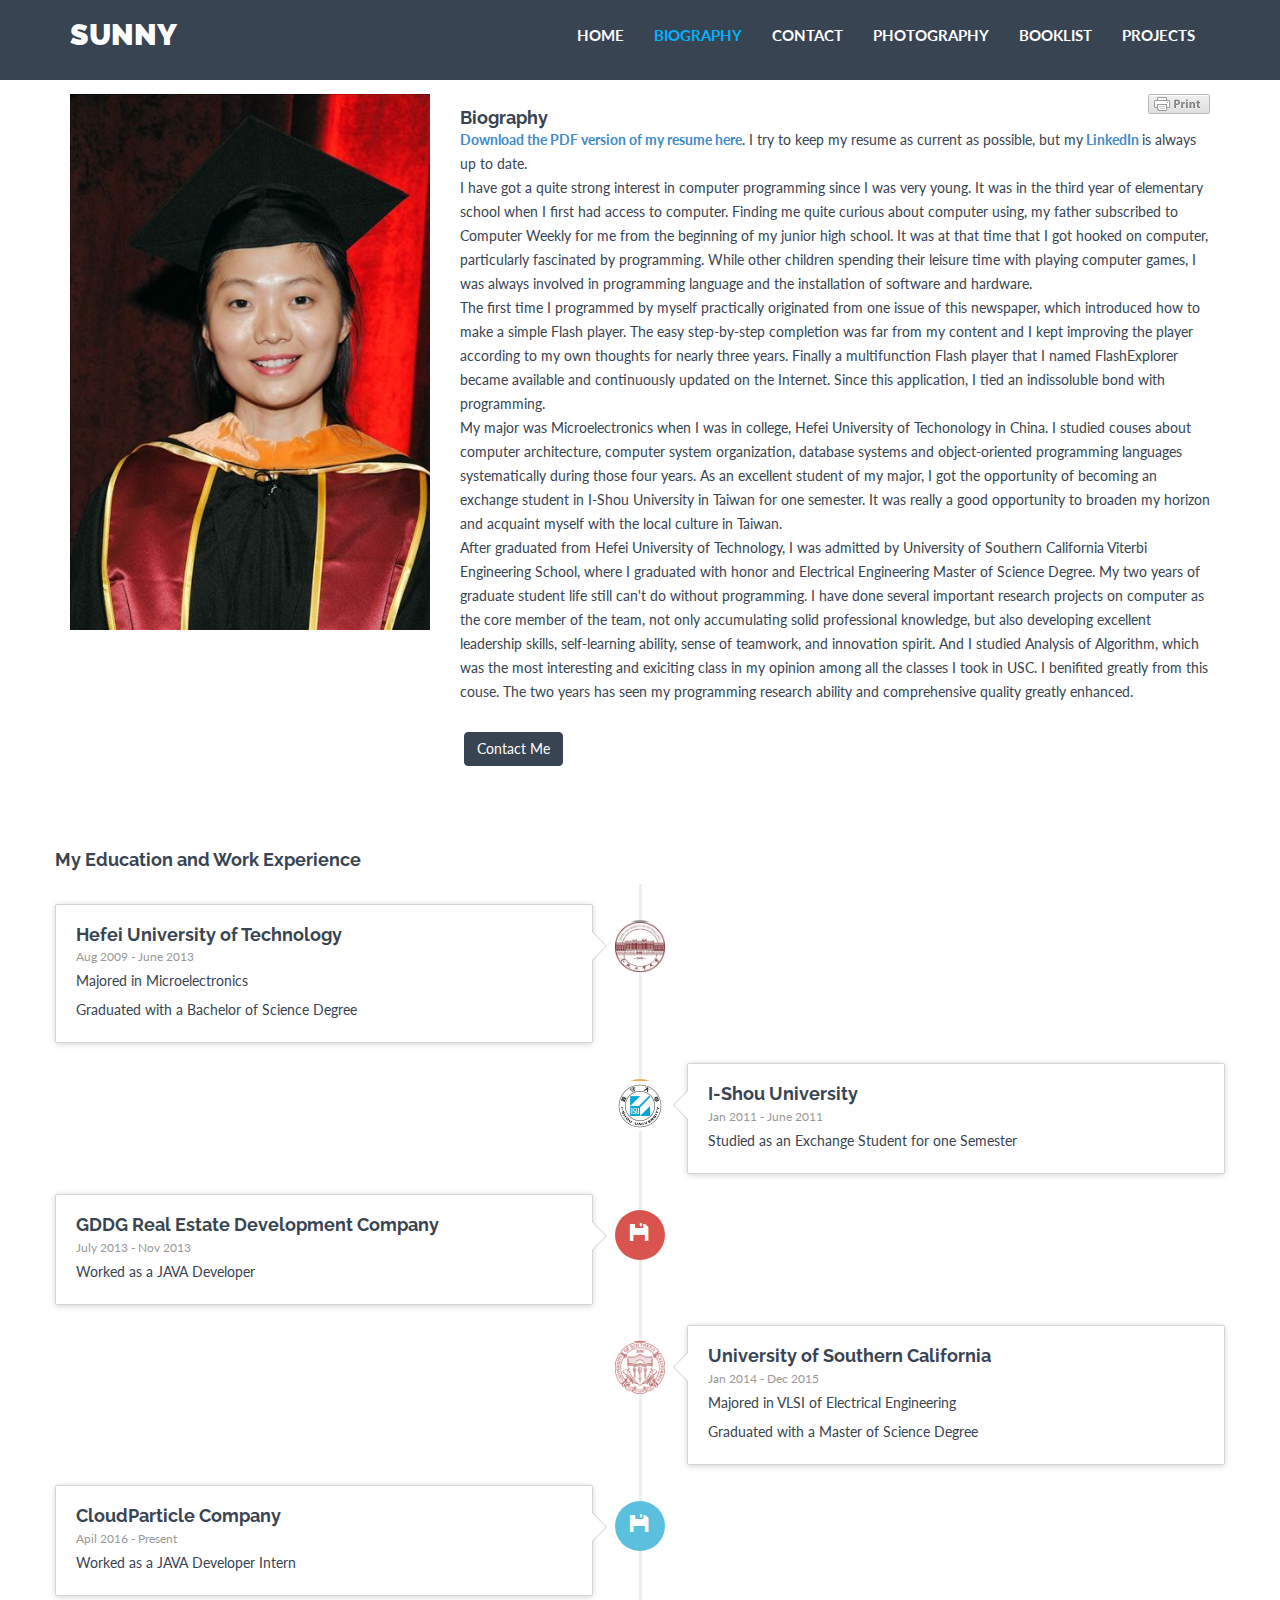
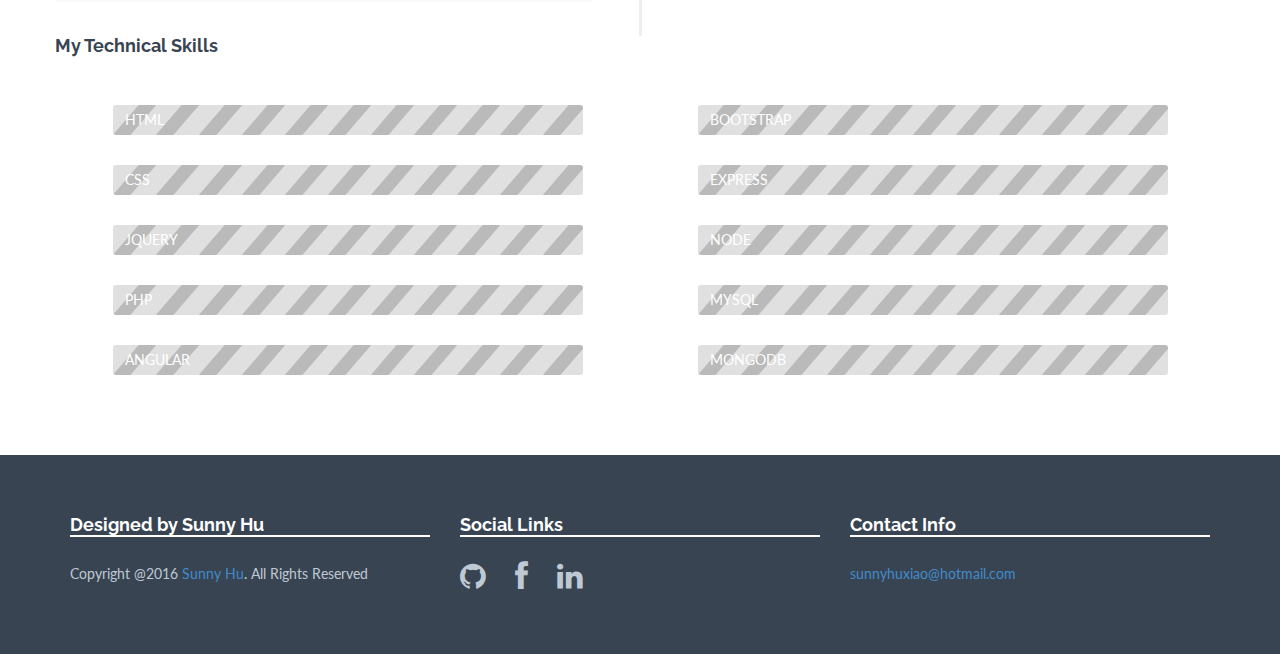
<file: about.html>
<!DOCTYPE html>
<html lang="en">
  <head>
    <meta charset="utf-8">
    <meta http-equiv="X-UA-Compatible" content="IE=edge">
    <meta name="viewport" content="width=device-width, initial-scale=1">
    <meta name="description" content="">
    <meta name="author" content="">
    <link rel="shortcut icon" href="assets/ico/favicon.ico">

    <title>SUNNY - ABOUT</title>

    <!-- Bootstrap core CSS -->
    <link href="assets/css/bootstrap.css" rel="stylesheet">

    <!-- Custom styles for this template -->
    <link href="assets/css/style.css" rel="stylesheet">
	<link href="css/style-2.css" rel="stylesheet">
    <link href="assets/css/font-awesome.min.css" rel="stylesheet">
    
    <script src="assets/js/modernizr.js"></script>
  </head>

  <body>

    <!-- Fixed navbar -->
    <div class="navbar navbar-default navbar-fixed-top" role="navigation">
      <div class="container">
        <div class="navbar-header">
          <button type="button" class="navbar-toggle" data-toggle="collapse" data-target=".navbar-collapse">
            <span class="sr-only">Toggle navigation</span>
            <span class="icon-bar"></span>
            <span class="icon-bar"></span>
            <span class="icon-bar"></span>
          </button>
          <a class="navbar-brand" href="index.html">SUNNY</a>
        </div>
        <div class="navbar-collapse collapse navbar-right">
          <ul class="nav navbar-nav">
            <li><a href="index.html">HOME</a></li>
            <li class="active"><a href="about.html">BIOGRAPHY</a></li>
            <li><a href="contact.html">CONTACT</a></li>
			<li><a href="photography.html">PHOTOGRAPHY</a></li>
            <li><a href="book.html">BOOKLIST</a></li>
			<li><a href="project.html">PROJECTS</a></li>
          </ul>
        </div>
      </div>
    </div>
	 
	<!-- *****************************************************************************************************************
	 AGENCY ABOUT
	 ***************************************************************************************************************** -->
     <br>
	 <div class="container mtb">
	 	<div class="row">
	 		<div class="col-lg-4">
	 			<img class="img-responsive" src="images/about/bio.jpg" alt="">
	 		</div>
	 		
	 		<div class="col-lg-8">
				<a title="print screen" alt="print screen" onclick="window.print();" target="_blank" style="cursor:pointer;"><img src="images/print.png" align="right"/></a>
				<br>
				<h4>Biography</h4>
				<p><strong><a href="https://drive.google.com/file/d/0B98wGZnUDSYuLXdCQUlSWjNQV1U/view?usp=sharing">Download the PDF version of my resume here</a></strong>. I try to keep my resume as current as possible, but my<a href="https://www.linkedin.com/in/xiao-hu-b57ba1101?trk=nav_responsive_tab_profile"><strong> LinkedIn </strong></a>is always up to date.</p>
				<p>I have got a quite strong interest in computer programming since I was very young. It was in the third year of elementary school when I first had access to computer. Finding me quite curious about computer using, my father subscribed to Computer Weekly for me from the beginning of   my junior high school. It was at that time that I got hooked on computer, particularly fascinated by programming. While other children spending their leisure time with playing computer games, I was always involved in programming language and the installation of software and hardware. </p>
		 		<p>The first time I programmed by myself practically originated from one issue of this newspaper, which introduced how to make a simple Flash player. The easy step-by-step completion was far from my content and I kept improving the player according to my own thoughts for nearly three years. Finally a multifunction Flash player that I named FlashExplorer became available and continuously updated on the Internet. Since this application, I tied an indissoluble bond with programming.</p>
				<p>My major was Microelectronics when I was in college, Hefei University of Techonology in China. I studied couses about computer architecture, computer system organization, database systems and object-oriented programming languages systematically during those four years. As an excellent student of my major, I got the opportunity of becoming an exchange student in I-Shou University in Taiwan for one semester. It was really a good opportunity to broaden my horizon and acquaint myself with the local culture in Taiwan.</p>
				<p>After graduated from Hefei University of Technology, I was admitted by University of Southern California Viterbi Engineering School, where I graduated with honor and Electrical Engineering Master of Science Degree. My two years of graduate student life still can't do without programming. I have done several important research projects on computer as the core member of the team, not only accumulating solid professional knowledge, but also developing excellent leadership skills, self-learning ability, sense of teamwork, and innovation spirit. And I studied Analysis of Algorithm, which was the most interesting and exiciting class in my opinion among all the classes I took in USC. I benifited greatly from this couse. The two years has seen my programming research ability and comprehensive quality greatly enhanced.</p>
				<p><br/><a href="contact.html" class="btn btn-theme">Contact Me</a></p>
	 		</div>
	 	</div><! --/row -->
	 </div><! --/container -->
	 
	 
	 <div class="container">
		<div class="row">
			<h4>My Education and Work Experience</h4>
			<br>
			<ul class="timeline">
				<li>
				  <div class="timeline-badge"><a href="http://www.hfut.edu.cn/ch/"><img src="images/about/Hefei.jpg" /></a></div>
				  <div class="timeline-panel">
					<div class="timeline-heading">
					  <h4 class="timeline-title">Hefei University of Technology</h4>
					  <p><small class="text-muted">Aug 2009 - June 2013</small></p>
					</div>
					<div class="timeline-body">
					  <p>Majored in Microelectronics</p>
					  <p>Graduated with a Bachelor of Science Degree</p>
					</div>
				  </div>
				</li>
				<li class="timeline-inverted">
				  <div class="timeline-badge warning"><a href="http://www.isu.edu.tw/en1/"><img src="images/about/I-Shou.png" /></a></div>
				  <div class="timeline-panel">
					<div class="timeline-heading">
					  <h4 class="timeline-title">I-Shou University</h4>
					  <p><small class="text-muted">Jan 2011 - June 2011</small></p>
					</div>
					<div class="timeline-body">
					  <p>Studied as an Exchange Student for one Semester</p>
					</div>
				  </div>
				</li>
				<li>
				  <div class="timeline-badge danger"><i class="glyphicon glyphicon-floppy-disk"></i></div>
				  <div class="timeline-panel">
					<div class="timeline-heading">
					  <h4 class="timeline-title">GDDG Real Estate Development Company</h4>
					  <p><small class="text-muted">July 2013 - Nov 2013</small></p>
					</div>
					<div class="timeline-body">
					  <p>Worked as a JAVA Developer</p>
					</div>
				  </div>
				</li>
				<li class="timeline-inverted">
				  <div class="timeline-badge danger"><a href="http://www.usc.edu/"><img src="images/about/USClogo.png" /></a></div>
				  <div class="timeline-panel">
					<div class="timeline-heading">
					  <h4 class="timeline-title">University of Southern California</h4>
					  <p><small class="text-muted">Jan 2014 - Dec 2015</small></p>
					</div>
					<div class="timeline-body">
					  <p>Majored in VLSI of Electrical Engineering</p>
					  <p>Graduated with a Master of Science Degree</p>
					</div>
				  </div>
				</li>
				<li>
				  <div class="timeline-badge info"><i class="glyphicon glyphicon-floppy-disk"></i></div>
				  <div class="timeline-panel">
					<div class="timeline-heading">
					  <h4 class="timeline-title">CloudParticle Company</h4>
					  <p><small class="text-muted">Apil 2016 - Present</small></p>
					</div>
					<div class="timeline-body">
					  <p>Worked as a JAVA Developer Intern</p>
					</div>
				  </div>
				</li>
			</ul>
		</div>
	 </div>
	 
	 
	 
	 <div class="container">
	 	<div class="row">
			<h4>My Technical Skills</h4>
			<div class="col-lg-6">
				<div class="wraper">
					<div class="skillst2">
						<div class="skillbar" data-percent="90%">
							<div class="count-bar color-1">
								<div class="title">HTML 5</div>
								<div class="count"></div>
							</div>
						</div>
						<div class="skillbar" data-percent="95%">
							<div class="count-bar color-2">
								<div class="title">CSS 3</div>
								<div class="count"></div>
							</div>
						</div>
						<div class="skillbar" data-percent="94%">
							<div class="count-bar color-3">
								<div class="title">jQuery</div>
								<div class="count"></div>
							</div>
						</div>
						<div class="skillbar" data-percent="80%">
							<div class="count-bar color-4">
								<div class="title">PHP</div>
								<div class="count"></div>
							</div>
						</div>
						<div class="skillbar" data-percent="90%">
							<div class="count-bar color-5">
								<div class="title">Angular JS</div>
								<div class="count"></div>
							</div>
						</div>
					</div>
				</div>	
			</div>
			<div class="col-lg-6">
				<div class="wraper">
					<div class="skillst2">
						<div class="skillbar" data-percent="88%">
							<div class="count-bar color-6">
								<div class="title">Bootstrap</div>
								<div class="count"></div>
							</div>
						</div>
						<div class="skillbar" data-percent="92%">
							<div class="count-bar color-7">
								<div class="title">Express JS</div>
								<div class="count"></div>
							</div>
						</div>
						<div class="skillbar" data-percent="93%">
							<div class="count-bar color-8">
								<div class="title">Node Js</div>
								<div class="count"></div>
							</div>
						</div>
						<div class="skillbar" data-percent="90%">
							<div class="count-bar color-9">
								<div class="title">MySQL</div>
								<div class="count"></div>
							</div>
						</div>
						<div class="skillbar" data-percent="80%">
							<div class="count-bar color-10">
								<div class="title">MongoDB</div>
								<div class="count"></div>
							</div>
						</div>
					</div>
				</div>	
			</div>
		</div><! --/row -->
	 </div><! --/container -->


	<!-- *****************************************************************************************************************
	 FOOTER
	 ***************************************************************************************************************** -->
	 <div id="footerwrap">
	 	<div class="container">
		 	<div class="row">
		 		<div class="col-lg-4">
		 			<h4>Designed by Sunny Hu</h4>
		 			<div class="hline-w"></div>
		 			<p>Copyright @2016 <a href="#">Sunny Hu</a>. All Rights Reserved</p>
		 		</div>
		 		<div class="col-lg-4">
		 			<h4>Social Links</h4>
		 			<div class="hline-w"></div>
		 			<p>
		 				<a href="https://github.com/sunnyhuxiao"><i class="fa fa-github"></i></a>
		 				<a href="https://www.facebook.com/sunnyhuxiao"><i class="fa fa-facebook"></i></a>
		 				<a href="https://www.linkedin.com/in/xiao-hu-b57ba1101?trk=nav_responsive_tab_profile"><i class="fa fa-linkedin"></i></a>
		 			</p>
		 		</div>
		 		<div class="col-lg-4">
		 			<h4>Contact Info</h4>
		 			<div class="hline-w"></div>
		 			<p><a href="mailto:sunnyhuxiao@hotmail.com">sunnyhuxiao@hotmail.com</a></p>
		 		</div>
		 	
		 	</div>
	 	</div>
	 </div>
	 
    <!-- Bootstrap core JavaScript
    ================================================== -->
    <!-- Placed at the end of the document so the pages load faster -->
    <script src="https://ajax.googleapis.com/ajax/libs/jquery/1.11.0/jquery.min.js"></script>
	<script src="assets/js/jquery.appear.js" type="text/javascript"></script>
    <script src="assets/js/bootstrap.min.js"></script>
	<script src="assets/js/retina-1.1.0.js"></script>
	<script src="assets/js/jquery.hoverdir.js"></script>
	<script src="assets/js/jquery.hoverex.min.js"></script>
	<script src="assets/js/jquery.prettyPhoto.js"></script>
  	<script src="assets/js/jquery.isotope.min.js"></script>
  	<script src="assets/js/custom.js"></script>
	<script>
		jQuery(function () {
			"use strict";
			
			/*global jQuery $*/ 
			//Slider 
			$(document).ready(function(){
				
				jQuery('.skillbar').each(function() {
					jQuery(this).appear(function() {
						jQuery(this).find('.count-bar').animate({
							width:jQuery(this).attr('data-percent')
						},3000);
						var percent = jQuery(this).attr('data-percent');
						jQuery(this).find('.count').html('<span>' + percent + '</span>');
					});
				});	
			});
			
		}());
	 </script>


  </body>
</html>
</file>
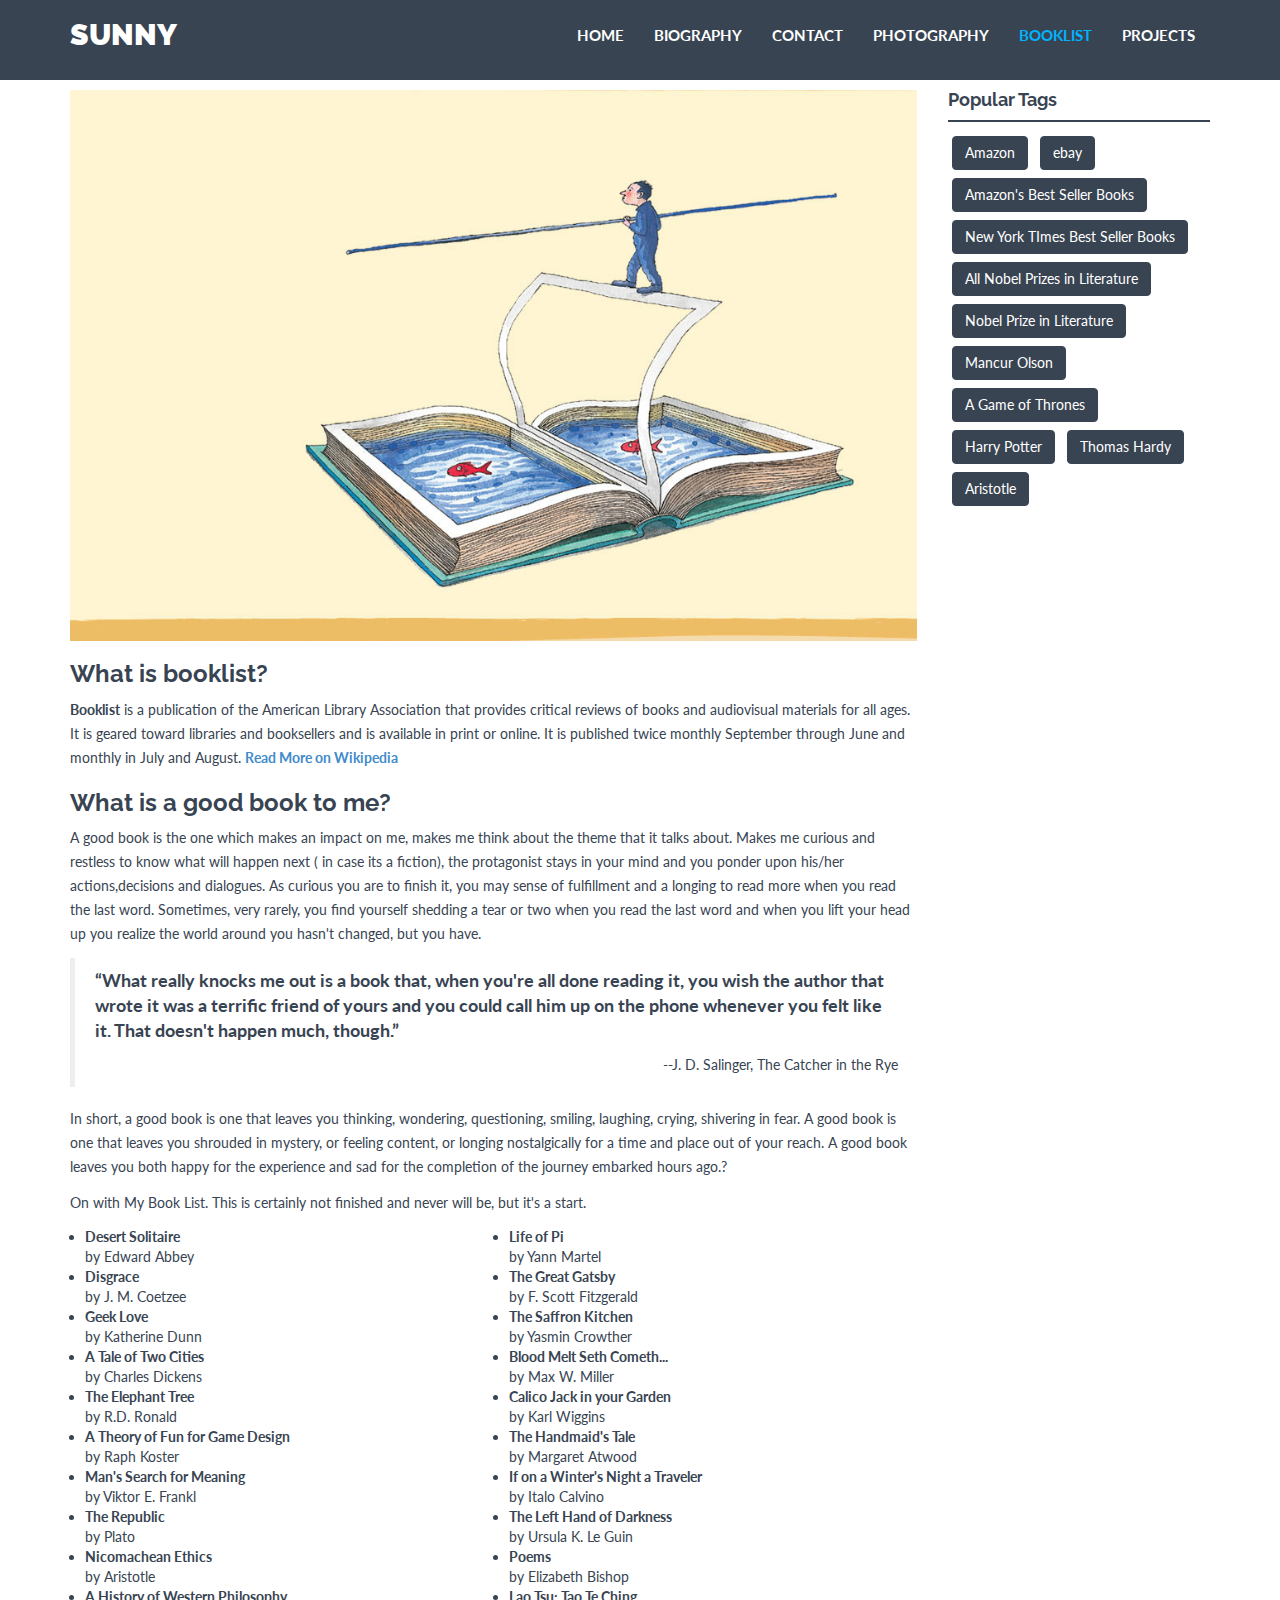
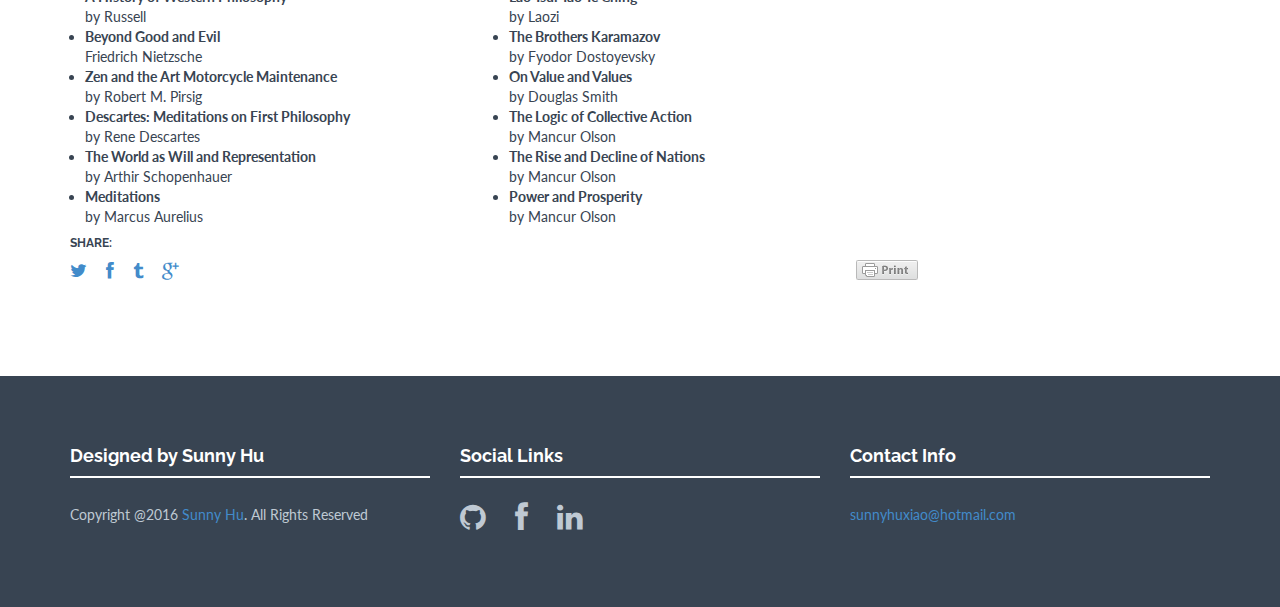
<file: book.html>
<!DOCTYPE html>
<html lang="en">
  <head>
    <meta charset="utf-8">
    <meta http-equiv="X-UA-Compatible" content="IE=edge">
    <meta name="viewport" content="width=device-width, initial-scale=1">
    <meta name="description" content="">
    <meta name="author" content="">
    <link rel="shortcut icon" href="assets/ico/favicon.ico">

    <title>SUNNY - BOOKLIST</title>

    <!-- Bootstrap core CSS -->
    <link href="assets/css/bootstrap.css" rel="stylesheet">

    <!-- Custom styles for this template -->
    <link href="assets/css/style.css" rel="stylesheet">
    <link href="assets/css/font-awesome.min.css" rel="stylesheet">

    
    <script src="assets/js/modernizr.js"></script>
  </head>

  <body>

    <!-- Fixed navbar -->
    <div class="navbar navbar-default navbar-fixed-top" role="navigation">
      <div class="container">
        <div class="navbar-header">
          <button type="button" class="navbar-toggle" data-toggle="collapse" data-target=".navbar-collapse">
            <span class="sr-only">Toggle navigation</span>
            <span class="icon-bar"></span>
            <span class="icon-bar"></span>
            <span class="icon-bar"></span>
          </button>
          <a class="navbar-brand" href="index.html">SUNNY</a>
        </div>
        <div class="navbar-collapse collapse navbar-right">
          <ul class="nav navbar-nav">
            <li><a href="index.html">HOME</a></li>
            <li><a href="about.html">BIOGRAPHY</a></li>
            <li><a href="contact.html">CONTACT</a></li>
			<li><a href="photography.html">PHOTOGRAPHY</a></li>
            <li class="active"><a href="book.html">BOOKLIST</a></li>
            <li><a href="project.html">PROJECTS</a></li>
          </ul>
        </div>
      </div>
    </div>
	 
	<!-- *****************************************************************************************************************
	 BLOG CONTENT
	 ***************************************************************************************************************** -->

	 <div class="container mtb">
	 	<div class="row">
	 	
	 		<! -- SINGLE POST -->
	 		<div class="col-lg-9">
	 			<! -- Blog Post 1 -->
		 		<p><img class="img-responsive" src="images/book/jimi.jpg"></p>
		 		<h3>What is booklist?</h3>
		 		<p><strong>Booklist</strong> is a publication of the American Library Association that provides critical reviews of books and audiovisual materials for all ages. It is geared toward libraries and booksellers and is available in print or online. It is published twice monthly September through June and monthly in July and August. <a href="https://en.wikipedia.org/wiki/Booklist"><strong>Read More on Wikipedia</strong></a></p>
		 		<h3>What is a good book to me?</h3>
		 		<p>A good book is the one which makes an impact on me, makes me think about the theme that it talks about. Makes me curious and restless to know what will happen next ( in case its a fiction), the protagonist stays in your mind and you ponder upon his/her actions,decisions and dialogues. As curious you are to finish it, you may sense of fulfillment and a longing to read more when you read the last word. Sometimes, very rarely, you find yourself shedding a tear or two when you read the last word and when you lift your head up you realize the world around you hasn't changed, but you have.</p>
		 		<blockquote><strong><q>What really knocks me out is a book that, when you're all done reading it, you wish the author that wrote it was a terrific friend of yours and you could call him up on the phone whenever you felt like it. That doesn't happen much, though.</q><p align="right">--J. D. Salinger, The Catcher in the Rye</p></strong></blockquote>
		 		<p>In short, a good book is one that leaves you thinking, wondering, questioning, smiling, laughing, crying, shivering in fear. A good book is one that leaves you shrouded in mystery, or feeling content, or longing nostalgically for a time and place out of your reach. A good book leaves you both happy for the experience and sad for the completion of the journey embarked hours ago.?</p>
				<p>On with My Book List. This is certainly not finished and never will be, but it's a start.</p>
				<div class="col-lg-6">
					<ul>
						<li><strong>Desert Solitaire</strong><br><span>by Edward Abbey</span></li>
						<li><strong>Disgrace</strong><br><span>by J. M. Coetzee</span></li>
						<li><strong>Geek Love</strong><br><span>by Katherine Dunn</span></li>
						<li><strong>A Tale of Two Cities </strong><br><span>by Charles Dickens </span></li>
						<li><strong>The Elephant Tree </strong><br><span>by R.D. Ronald</span></li>
						<li><strong>A Theory of Fun for Game Design</strong><br><span>by Raph Koster</span></li>
						<li><strong>Man's Search for Meaning</strong><br><span>by Viktor E. Frankl</span></li>
						<li><strong>The Republic</strong><br><span>by Plato</span></li>
						<li><strong>Nicomachean Ethics</strong><br><span>by Aristotle </span></li>
						<li><strong>A History of Western Philosophy </strong><br><span>by Russell</span></li>
						<li><strong>Beyond Good and Evil</strong><br><span>Friedrich Nietzsche</span></li>
						<li><strong>Zen and the Art Motorcycle Maintenance</strong><br><span>by Robert M. Pirsig</span></li>
						<li><strong>Descartes: Meditations on First Philosophy</strong><br><span>by Rene Descartes</span></li>
						<li><strong>The World as Will and Representation </strong><br><span>by Arthir Schopenhauer </span></li>
						<li><strong>Meditations </strong><br><span>by Marcus Aurelius</span></li>
						
					</ul>
				</div>
				<div class="col-lg-6">
					<ul>
						<li><strong>Life of Pi </strong><br><span>by Yann Martel </span></li>
						<li><strong>The Great Gatsby </strong><br><span>by F. Scott Fitzgerald </span></li>
						<li><strong>The Saffron Kitchen </strong><br><span>by Yasmin Crowther </span></li>
						<li><strong>Blood Melt Seth Cometh... </strong><br><span>by Max W. Miller</span></li>
						<li><strong>Calico Jack in your Garden </strong><br><span>by Karl Wiggins </span></li>
						<li><strong>The Handmaid's Tale</strong><br><span>by Margaret Atwood</span></li>
						<li><strong>If on a Winter's Night a Traveler</strong><br><span>by Italo Calvino</span></li>
						<li><strong>The Left Hand of Darkness</strong><br><span>by Ursula K. Le Guin</span></li>
						<li><strong>Poems</strong><br><span>by Elizabeth Bishop</span></li>
						
						<li><strong>Lao Tsu: Tao Te Ching </strong><br><span>by Laozi</span></li>
						<li><strong>The Brothers Karamazov</strong><br><span>by Fyodor Dostoyevsky</span></li>
						<li><strong>On Value and Values</strong><br><span>by Douglas Smith</span></li>
						<li><strong>The Logic of Collective Action</strong><br><span>by Mancur Olson</span></li>
						<li><strong>The Rise and Decline of Nations  </strong><br><span>by Mancur Olson </span></li>
						<li><strong>Power and Prosperity </strong><br><span>by Mancur Olson</span></li>
						
					</ul>

				</div>
		 		<div class="spacing"></div>
		 		<h6>SHARE:</h6>
		 		<p class="share">
		 			<a href="https://twitter.com"><i class="fa fa-twitter"></i></a>
		 			<a href="https://facebook.com"><i class="fa fa-facebook"></i></a>
		 			<a href="https://tumblr.com"><i class="fa fa-tumblr"></i></a>
		 			<a href="https://google.com"><i class="fa fa-google-plus"></i></a>
                    <a title="print screen" alt="print screen" onclick="window.print();" target="_blank" style="cursor:pointer;"><img src="images/print.png" align="right"/></a>					
		 		</p>
		 		
			</div><! --/col-lg-8 -->
	 		
	 		
	 		<! -- SIDEBAR -->
	 		<div class="col-lg-3">
						 		
		 		<h4>Popular Tags</h4>
		 		<div class="hline"></div>
		 			<p>
		            	<a class="btn btn-theme" href="https://amazon.com" role="button">Amazon</a>
		            	<a class="btn btn-theme" href="https://ebay.com" role="button">ebay</a>
		            	<a class="btn btn-theme" href="https://www.amazon.com/best-sellers-books-Amazon/zgbs/books" role="button">Amazon's Best Seller Books</a>
		            	<a class="btn btn-theme" href="http://www.nytimes.com/books/best-sellers/?_r=0" role="button">New York TImes Best Seller Books</a>
		            	<a class="btn btn-theme" href="https://www.nobelprize.org/nobel_prizes/literature/laureates/" role="button">All Nobel Prizes in Literature</a>
		            	<a class="btn btn-theme" href="https://www.nobelprize.org/nobel_prizes/literature/" role="button">Nobel Prize in Literature</a>
		            	<a class="btn btn-theme" href="https://en.wikipedia.org/wiki/Mancur_Olson" role="button">Mancur Olson</a>
		            	<a class="btn btn-theme" href="https://en.wikipedia.org/wiki/A_Game_of_Thrones" role="button">A Game of Thrones</a>
		            	<a class="btn btn-theme" href="https://en.wikipedia.org/wiki/Harry_Potter" role="button">Harry Potter</a>
		            	<a class="btn btn-theme" href="https://en.wikipedia.org/wiki/Thomas_Hardy" role="button">Thomas Hardy</a>
		            	<a class="btn btn-theme" href="https://en.wikipedia.org/wiki/Aristotle" role="button">Aristotle</a>		            	
		 			</p>
	 		</div>
	 	</div><! --/row -->
	 </div><! --/container -->


	<!-- *****************************************************************************************************************
	 FOOTER
	 ***************************************************************************************************************** -->
	 <div id="footerwrap">
	 	<div class="container">
		 	<div class="row">
		 		<div class="col-lg-4">
		 			<h4>Designed by Sunny Hu</h4>
		 			<div class="hline-w"></div>
		 			<p>Copyright @2016 <a href="#">Sunny Hu</a>. All Rights Reserved</p>
		 		</div>
		 		<div class="col-lg-4">
		 			<h4>Social Links</h4>
		 			<div class="hline-w"></div>
		 			<p>
		 				<a href="https://github.com/sunnyhuxiao"><i class="fa fa-github"></i></a>
		 				<a href="https://www.facebook.com/sunnyhuxiao"><i class="fa fa-facebook"></i></a>
		 				<a href="https://www.linkedin.com/in/xiao-hu-b57ba1101?trk=nav_responsive_tab_profile"><i class="fa fa-linkedin"></i></a>
		 			</p>
		 		</div>
		 		<div class="col-lg-4">
		 			<h4>Contact Info</h4>
		 			<div class="hline-w"></div>
		 			<p><a href="mailto:sunnyhuxiao@hotmail.com">sunnyhuxiao@hotmail.com</a></p>
		 		</div>
		 	
		 	</div>
	 	</div>
	 </div>
	 
    <!-- Bootstrap core JavaScript
    ================================================== -->
    <!-- Placed at the end of the document so the pages load faster -->
    <script src="https://ajax.googleapis.com/ajax/libs/jquery/1.11.0/jquery.min.js"></script>
    <script src="assets/js/bootstrap.min.js"></script>
	<script src="assets/js/retina-1.1.0.js"></script>
	<script src="assets/js/jquery.hoverdir.js"></script>
	<script src="assets/js/jquery.hoverex.min.js"></script>
	<script src="assets/js/jquery.prettyPhoto.js"></script>
  	<script src="assets/js/jquery.isotope.min.js"></script>
  	<script src="assets/js/custom.js"></script>


  </body>
</html>
</file>
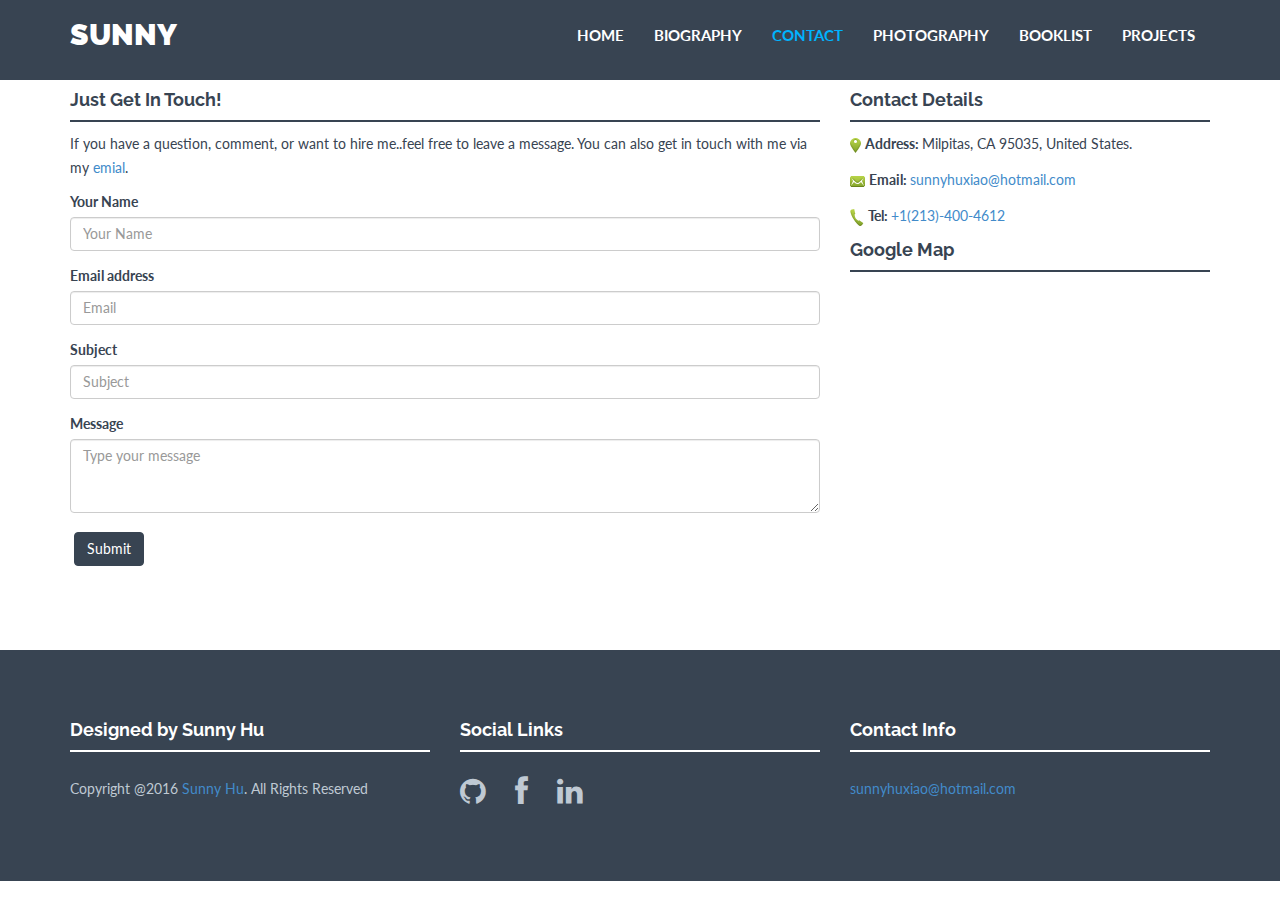
<file: contact.html>
<!DOCTYPE html>
<html lang="en">
  <head>
    <meta charset="utf-8">
    <meta http-equiv="X-UA-Compatible" content="IE=edge">
    <meta name="viewport" content="width=device-width, initial-scale=1">
    <meta name="description" content="">
    <meta name="author" content="">
    <link rel="shortcut icon" href="assets/ico/favicon.ico">

    <title>SUNNY - CONTACT</title>

    <!-- Bootstrap core CSS -->
    <link href="assets/css/bootstrap.css" rel="stylesheet">

    <!-- Custom styles for this template -->
    <link href="assets/css/style.css" rel="stylesheet">
    <link href="assets/css/font-awesome.min.css" rel="stylesheet">

    
    <script src="assets/js/modernizr.js"></script>
	
	
  </head>

  <body>

    <!-- Fixed navbar -->
    <div class="navbar navbar-default navbar-fixed-top" role="navigation">
      <div class="container">
        <div class="navbar-header">
          <button type="button" class="navbar-toggle" data-toggle="collapse" data-target=".navbar-collapse">
            <span class="sr-only">Toggle navigation</span>
            <span class="icon-bar"></span>
            <span class="icon-bar"></span>
            <span class="icon-bar"></span>
          </button>
          <a class="navbar-brand" href="index.html">SUNNY</a>
        </div>
        <div class="navbar-collapse collapse navbar-right">
          <ul class="nav navbar-nav">
            <li><a href="index.html">HOME</a></li>
            <li><a href="about.html">BIOGRAPHY</a></li>
            <li class="active"><a href="contact.html">CONTACT</a></li>
			<li><a href="photography.html">PHOTOGRAPHY</a></li>
            <li><a href="book.html">BOOKLIST</a></li>
            <li><a href="project.html">PROJECTS</a></li>
          </ul>
        </div>
      </div>
    </div>

	<!-- *****************************************************************************************************************
	 CONTACT FORMS
	 ***************************************************************************************************************** -->

	 <div class="container mtb">
	 	<div class="row">
	 		<div class="col-lg-8">
	 			<h4>Just Get In Touch!</h4>
	 			<div class="hline"></div>
		 			<p>If you have a question, comment, or want to hire me..feel free to leave a message. You can also get in touch with me via my <a>emial</a>.</p>
		 			<form role="form">
					  <div class="form-group">
					    <label for="InputName1">Your Name</label>
					    <input type="text" class="form-control" name="name" placeholder="Your Name" required/>
					  </div>
					  <div class="form-group">
					    <label for="InputEmail1">Email address</label>
					    <input type="email" class="form-control" name="email" placeholder="Email" required/>
					  </div>
					  <div class="form-group">
					    <label for="InputSubject1">Subject</label>
					    <input type="text" class="form-control" name="subject" placeholder="Subject" required/>
					  </div>
					  <div class="form-group">
					  	<label for="message1">Message</label>
					  	<textarea name="message" class="form-control" id="message1" rows="3" placeholder="Type your message" required/></textarea>
					  </div>
					  <button type="submit" class="btn btn-theme">Submit</button>
					</form>
			</div><! --/col-lg-8 -->
	 		
	 		<div class="col-lg-4">
		 		<h4>Contact Details</h4>
		 		<div class="hline"></div>
		 			<p><img src="images/address1.png" alt="" /> <strong> Address: </strong>Milpitas, CA 95035, United States.</p>
		 			<p><img src="images/mail1.png" alt="" width="15" height="12" /> <strong> Email: </strong> <a href="mailto:sunnyhuxiao@hotmail.com">sunnyhuxiao@hotmail.com</a></p>
		 			<p><img src="images/phone1.png" alt="" width="14" height="18" /> <strong> Tel: </strong><a href="tel:+12134004612"> +1(213)-400-4612</a></p>
				<h4>Google Map</h4>
		 		<div class="hline"></div>
					<br>
					<div id="map">
						<iframe src="https://www.google.com/maps/embed?pb=!1m18!1m12!1m3!1d50691.80608884248!2d-121.91998808640959!3d37.431484834604575!2m3!1f0!2f0!3f0!3m2!1i1024!2i768!4f13.1!3m3!1m2!1s0x808fd1e73ae62a5f%3A0x7863e1c0ad3aa527!2sMilpitas%2C+CA+95035!5e0!3m2!1sen!2sus!4v1476402635494" width="350" height="200" frameborder="0" style="border:0" allowfullscreen></iframe>
					</div>	
	 		</div>
	 	</div><! --/row -->
	 </div><! --/container -->


	<!-- *****************************************************************************************************************
	 FOOTER
	 ***************************************************************************************************************** -->
	 <div id="footerwrap">
	 	<div class="container">
		 	<div class="row">
		 		<div class="col-lg-4">
		 			<h4>Designed by Sunny Hu</h4>
		 			<div class="hline-w"></div>
		 			<p>Copyright @2016 <a href="#">Sunny Hu</a>. All Rights Reserved</p>
		 		</div>
		 		<div class="col-lg-4">
		 			<h4>Social Links</h4>
		 			<div class="hline-w"></div>
		 			<p>
		 				<a href="https://github.com/sunnyhuxiao"><i class="fa fa-github"></i></a>
		 				<a href="https://www.facebook.com/sunnyhuxiao"><i class="fa fa-facebook"></i></a>
		 				<a href="https://www.linkedin.com/in/xiao-hu-b57ba1101?trk=nav_responsive_tab_profile"><i class="fa fa-linkedin"></i></a>
		 			</p>
		 		</div>
		 		<div class="col-lg-4">
		 			<h4>Contact Info</h4>
		 			<div class="hline-w"></div>
		 			<p><a href="mailto:sunnyhuxiao@hotmail.com">sunnyhuxiao@hotmail.com</a></p>
		 		</div>
		 	
		 	</div>
	 	</div>
	 </div>
	 
    <!-- Bootstrap core JavaScript
    ================================================== -->
    <!-- Placed at the end of the document so the pages load faster -->
    <script src="https://ajax.googleapis.com/ajax/libs/jquery/1.11.0/jquery.min.js"></script>
    <script src="assets/js/bootstrap.min.js"></script>
	<script src="assets/js/retina-1.1.0.js"></script>
	<script src="assets/js/jquery.hoverdir.js"></script>
	<script src="assets/js/jquery.hoverex.min.js"></script>
	<script src="assets/js/jquery.prettyPhoto.js"></script>
  	<script src="assets/js/jquery.isotope.min.js"></script>
  	<script src="assets/js/custom.js"></script>


  </body>
</html>
</file>
<file: css/style-2.css>
@import url(http://fonts.googleapis.com/css?family=Lato:400,300italic,300,100,100italic,400italic,700,700italic,900,900italic);

html, body, div, span, applet, object, iframe,
h1, h2, h3, h4, h5, h6, p, blockquote, pre,
a, abbr, acronym, address, big, cite, code,
del, dfn, em, font, ins, kbd, q, s, samp,
small, strike, strong, tt, var,
b, u, i, center,
dl, dt, dd, ol, ul, li,
fieldset, form, label, legend,
table, caption, tbody, tfoot, thead, tr, th, td {
	margin: 0;
	padding: 0;
	border: 0;
	outline: 0;
	vertical-align: baseline;
	background: transparent;
}
body {
	line-height: 1;
}
ol, ul {
	list-style: none;
}
:focus {
	outline: 0;
}
a:focus {
	outline: 0;
	text-decoration: none;
}
body{
	font-family: 'Lato', sans-serif;
}
a {
	text-decoration:none;
}
a:hover {
	text-decoration:none;
}

.wraper{
	width:470px;
	margin:50px auto;
}

.wraper:before,
.wraper:after {
  display: table;
  content: " ";
}

.wraper:after{
  clear: both;
}

/* Skills Style 2 */

.skillst2{
	width:100%;
	color:#fff;
}
.skillst2 .skillbar{
	width: 100%;
	height: 30px;
	-moz-border-radius: 3px;
	-webkit-border-radius: 3px;
	border-radius: 3px;
	background: url("../images/stripe.png") repeat scroll 0 0 #e0e0e0;
	position:relative;
	margin-bottom:30px;
}
.skillst2 .count-bar{
	height: 100%;
	width:0px;
	position:relative;
	-moz-border-radius: 3px;
	-webkit-border-radius: 3px;
	border-radius: 3px;
}
.skillst2 .count-bar.color-1{
	background-color: #3389e7;

}
.skillst2 .count-bar.color-2{
	background-color: #fd871f;

}
.skillst2 .count-bar.color-3{
	background-color: #bd5bb9;

}
.skillst2 .count-bar.color-4{
	background-color: #2d7da5;

}
.skillst2 .count-bar.color-5{
	background-color: #f75d41;

}
.skillst2 .count-bar.color-6{
	background-color: #ffff33;

}
.skillst2 .count-bar.color-7{
	background-color: #85e085;

}
.skillst2 .count-bar.color-8{
	background-color: #ff99ff;

}
.skillst2 .count-bar.color-9{
	background-color: #99ddff;

}
.skillst2 .count-bar.color-10{
	background-color: #e6ac00;

}
.skillst2 .title{
	font-size:14px;
	font-weight:400;
	padding-left:12px;
	line-height:30px;
	text-transform:uppercase;
}
.skillst2 .count{
	position:absolute;
	top:0;
	right:12px;
	line-height:30px;
	font-size:14px;
	font-weight:400;
}

/*Coustom Media Query Css*/

@media only screen and (min-width: 768px) and (max-width: 991px) {
	
}

@media only screen and (max-width: 767px) {
	
}
</file>
<file: assets/css/style.css>
/*	################################################################

	Author: Carlos Alvarez
	URL: http://alvarez.is

	Project Name: SOLID - Bootstrap 3 Theme
	Version: 1.0
	URL: http://alvarez.is
	
################################################################# */ 
@import url(http://fonts.googleapis.com/css?family=Raleway:400,700,900);
@import url(http://fonts.googleapis.com/css?family=Lato:400,900);
@import url("prettyPhoto.css") screen;
@import url("hoverex-all.css") screen;

/*	################################################################
	1. GENERAL STRUCTURES
################################################################# */
	* { 
		margin: 0;
		padding: 0px;
	} 

body { 
	background: #ffffff; 
	margin: 0; 
	height: 100%; 
	color: #384452;
	font-family: 'Lato', sans-serif;
	font-weight: 400;
	}

h1, h2, h3, h4, h5, h6 {
	font-family: 'Raleway', sans-serif;
	font-weight: 700;
}

p { 
	padding: 0; 
	margin-bottom: 12px; 
	font-family: 'Lato', sans-serif;
	font-weight: 400;
	font-size: 14px; 
	line-height: 24px;
	color: #384452; 
	margin-top: 10px; 
}

img {
	height: auto;
	max-width: 100%;
}

a { 
	padding: 0;
	margin: 0;
	text-decoration: none; 
	-webkit-transition: background-color .4s linear, color .4s linear;
	-moz-transition: background-color .4s linear, color .4s linear;
	-o-transition: background-color .4s linear, color .4s linear;
	-ms-transition: background-color .4s linear, color .4s linear;
	transition: background-color .4s linear, color .4s linear;
}
a:hover,
a:focus {
  text-decoration: none;
  color:#01b2fe;
}

::-moz-selection  {
	color: #fff;
	text-shadow:none;
	background:#2B2E31;
}
::selection {
	color: #fff;
	text-shadow:none;
	background:#2B2E31;
}

.centered {
	text-align: center
}

/*	################################################################
	BOOTSTRAP MODIFICATIONS & TWEAKS
################################################################# */
.navbar {
	min-height: 80px;
	padding-top: 10px;
	margin-bottom: 0px;
}

.navbar-brand {
	font-family: 'Raleway', sans-serif;
	font-weight: 900;
	font-size: 30px;
}

.navbar-header .navbar-brand {
	color: white;
}

.navbar-default .navbar-nav > li > a {
	color: white;
	font-weight: 700;
	font-size: 15px;
}

.navbar-default .navbar-nav > li > a:hover {
	color: #00b3fe;
}

.navbar-default .navbar-nav > .active > a, .navbar-default .navbar-nav > .active > a:hover, .navbar-default .navbar-nav > .active > a:focus {
	color: #00b3fe;
	background-color: transparent;
}

.navbar-default {
	background-color: #384452;
	border-color: transparent;
}

.dropdown-menu {
	background: #384452;
}

.dropdown-menu > li > a {
	color: white;
	font-weight: 700;
	font-size: 12px;
}

.btn-theme {
  color: #fff;
  background-color: #384452;
  border-color: #384452;
  margin: 4px;
}
.btn-theme:hover,
.btn-theme:focus,
.btn-theme:active,
.btn-theme.active,
.open .dropdown-toggle.btn-theme {
  color: #fff;
  background-color: #00b3fe;
  border-color: #00b3fe;
}

.dmbutton:hover,
.dmbutton:active,
.dmbutton:focus{
	color: #ffffff;
	background-color: #222222;
	border-color: #ffffff;
}
.dmbutton {
	background:rgba(0, 0, 0, 0);
	border: 1px solid #ffffff;
	color: #ffffff;
	-webkit-border-radius: 2px;
	border-radius: 2px;
	padding-top: 1.025rem;
	padding-right: 2.25rem;
	letter-spacing:0.85px;
	padding-bottom: 1.0875rem;
	padding-left: 2.25rem;
	font-size: 1.55rem;
	cursor: pointer;
	font-weight: normal;
	line-height: normal;
	margin: 0 0 1.25rem;
	text-decoration: none;
	text-align: center;
	display: inline-block;
	-webkit-transition: background-color 300ms ease-out;
	-moz-transition: background-color 300ms ease-out;
	transition: background-color 300ms ease-out;
	-webkit-appearance: none;
	font-weight: normal !important;
}

.mtb {
	margin-top: 80px;
	margin-bottom: 80px;
}

.mb {
	margin-bottom: 60px;
}

.mt {
	margin-top: 60px;
}

.hline {
	border-bottom: 2px solid #384452;
}

.hline-w {
	border-bottom: 2px solid #ffffff;
	margin-bottom: 25px;
}
/*	################################################################
	SITE WRAPS
################################################################# */

#headerwrap {
	background-color: #00b3fe;
	min-height: 550px;
	padding-top: 100px;
	padding-bottom: 0px;
	text-align: center;
}
#featured{ float:left; clear:both; width:100%; position:relative;}
#page_wrap{ max-width:960px; margin:100px auto; clear:both; padding:0 40px;}

#headerwrap h3, h5 {
	color: white;
	font-weight: 400;
}

#headerwrap h1 {
	color: white;
	margin-bottom: 25px;
}

#headerwrap .img-responsive {
	margin: 0 auto;
}

/* Services Wrap */
#service {
	margin-top: 100px;
	margin-bottom: 80px;
}

#service i {
	color: #00b3fe;
	font-size: 60px;
	padding: 15px;
}

/* Portfolio Wrap */
#portfoliowrap {
	padding-top: 60px;
	margin-bottom: 60px;
	display: block;
	text-align: center
}

#portfoliowrap h3 {
	margin-bottom: 25px;
}

.portfolio {
	padding:0 !important;
	margin:0 !important;
	display:block;
}


.portfolio-item .title:before {border-radius:0; display:none}
.portfolio-item p {margin:0px 0 30px;}
.portfolio-item h3 {margin:-10px 0 10px; font-size:16px; text-transform:uppercase;}


.tpl6 h3
{
	color:#fff;
	margin:0;
	padding:40px 5px 0;
	font-size:16px;
	text-transform:uppercase;
}
.tpl6 .dmbutton
{
	display:inline-block;
	margin:30px 5px 20px 5px;
	font-size:13px;
}

.tpl6 .bg
{
	height:100%;
	width:100%;
	background-color:#00b3fe;
	background-color:rgba(0,179,254,.9);
	text-align:center;
}

/* Testimonials Wrap */
#twrap {
	background: url(../img/t-back.jpg) no-repeat center top;
	margin-top: 0px;
	padding-top:60px;
	text-align:center;
	background-attachment: relative;
	background-position: center center;
	min-height: 450px;
	width: 100%;
	
    -webkit-background-size: 100%;
    -moz-background-size: 100%;
    -o-background-size: 100%;
    background-size: 100%;

    -webkit-background-size: cover;
    -moz-background-size: cover;
    -o-background-size: cover;
    background-size: cover;
}

#twrap i {
	font-size: 50px;
	color: white;
	margin-bottom: 25px;
}

#twrap p {
	color: white;
	font-size: 15px;
	line-height: 30px;
}

/* clients logo */
#cwrap {
	background: #f7f7f7;
	margin-top: 0px;
	padding-top: 80px;
	padding-bottom: 100px;
}

#cwrap h3 {
	margin-bottom: 60px;
}

/* Footer */
#footerwrap {
	padding-top: 60px;
	padding-bottom: 60px;
	background: #384452;
}

#footerwrap p {
	color: #bfc9d3;
}

#footerwrap h4 {
	color: white;
}

#footerwrap i {
	font-size: 30px;
	color: #bfc9d3;
	padding-right: 25px;
}

#footerwrap i:hover {
	color: #00b3fe
}

/*	################################################################
	PAGE CONFIGURATIONS
################################################################# */
/* General Tweaks */

#blue {
	background: #00b3fe;
	margin-top: 60px;
	margin-bottom: 60px;
	padding-top: 25px;
	padding-bottom: 25px;
}

#blue h3 {
	color: white;
	margin-left: 15px;
}

.ctitle {
	color: #00b3fe;
	font-weight: 700;
	margin-bottom: 15px;
}

csmall {
	font-size: 12px;
	color: #b3b3b3;
}
csmall2 {
	font-size: 12px;
	color: #f39c12
}

.spacing {
	margin-top: 40px;
	margin-bottom: 40px;
}

.badge-theme {
	background: #00b3fe;
}

/* Contact Page */
#contactwrap {
	background: url(../img/contact.jpg) no-repeat center top;
	margin-top: -60px;
	padding-top:0px;
	text-align:center;
	background-attachment: relative;
	background-position: center center;
	min-height: 400px;
	width: 100%;
	
    -webkit-background-size: 100%;
    -moz-background-size: 100%;
    -o-background-size: 100%;
    background-size: 100%;

    -webkit-background-size: cover;
    -moz-background-size: cover;
    -o-background-size: cover;
    background-size: cover;
}

/* Blog Page */
.popular-posts { 
	margin: 0px;
	padding-left: 0px;
	}
	
.popular-posts li {
	list-style: none; 
	margin-bottom: 20px; 
	min-height: 70px;
}
.popular-posts li a, 
.popular-posts li a:hover {
	color:#2f2f2f; 
	text-decoration: none;
	}
	
.popular-posts li img {
	float: left; 
	margin-right: 20px;
	}
	
.popular-posts li em {
	font-family: 'Lato', sans-serif;
	font-size: 12px;
	color: #b3b3b3
	}

.popular-posts p {
	line-height: normal;
	margin-bottom: auto;
}	

.share i {
	padding-right: 15px;
	font-size: 18px;
}


/*timeline in about.html*/
.timeline {
  list-style: none;
  padding: 20px 0 20px;
  position: relative;
}
.timeline:before {
  top: 0;
  bottom: 0;
  position: absolute;
  content: " ";
  width: 3px;
  background-color: #eeeeee;
  left: 50%;
  margin-left: -1.5px;
}
.timeline > li {
  margin-bottom: 20px;
  position: relative;
}
.timeline > li:before,
.timeline > li:after {
  content: " ";
  display: table;
}
.timeline > li:after {
  clear: both;
}
.timeline > li:before,
.timeline > li:after {
  content: " ";
  display: table;
}
.timeline > li:after {
  clear: both;
}
.timeline > li > .timeline-panel {
  width: 46%;
  float: left;
  border: 1px solid #d4d4d4;
  border-radius: 2px;
  padding: 20px;
  position: relative;
  -webkit-box-shadow: 0 1px 6px rgba(0, 0, 0, 0.175);
  box-shadow: 0 1px 6px rgba(0, 0, 0, 0.175);
}
.timeline > li > .timeline-panel:before {
  position: absolute;
  top: 26px;
  right: -15px;
  display: inline-block;
  border-top: 15px solid transparent;
  border-left: 15px solid #ccc;
  border-right: 0 solid #ccc;
  border-bottom: 15px solid transparent;
  content: " ";
}
.timeline > li > .timeline-panel:after {
  position: absolute;
  top: 27px;
  right: -14px;
  display: inline-block;
  border-top: 14px solid transparent;
  border-left: 14px solid #fff;
  border-right: 0 solid #fff;
  border-bottom: 14px solid transparent;
  content: " ";
}
.timeline > li > .timeline-badge {
  color: #fff;
  width: 50px;
  height: 50px;
  line-height: 50px;
  font-size: 1.4em;
  text-align: center;
  position: absolute;
  top: 16px;
  left: 50%;
  margin-left: -25px;
  background-color: #999999;
  z-index: 100;
  border-top-right-radius: 50%;
  border-top-left-radius: 50%;
  border-bottom-right-radius: 50%;
  border-bottom-left-radius: 50%;
}
.timeline > li.timeline-inverted > .timeline-panel {
  float: right;
}
.timeline > li.timeline-inverted > .timeline-panel:before {
  border-left-width: 0;
  border-right-width: 15px;
  left: -15px;
  right: auto;
}
.timeline > li.timeline-inverted > .timeline-panel:after {
  border-left-width: 0;
  border-right-width: 14px;
  left: -14px;
  right: auto;
}
.timeline-badge.primary {
  background-color: #2e6da4 !important;
}
.timeline-badge.success {
  background-color: #3f903f !important;
}
.timeline-badge.warning {
  background-color: #f0ad4e !important;
}
.timeline-badge.danger {
  background-color: #d9534f !important;
}
.timeline-badge.info {
  background-color: #5bc0de !important;
}
.timeline-title {
  margin-top: 0;
  color: inherit;
}
.timeline-body > p,
.timeline-body > ul {
  margin-bottom: 0;
}
.timeline-body > p + p {
  margin-top: 5px;
}
</file>
